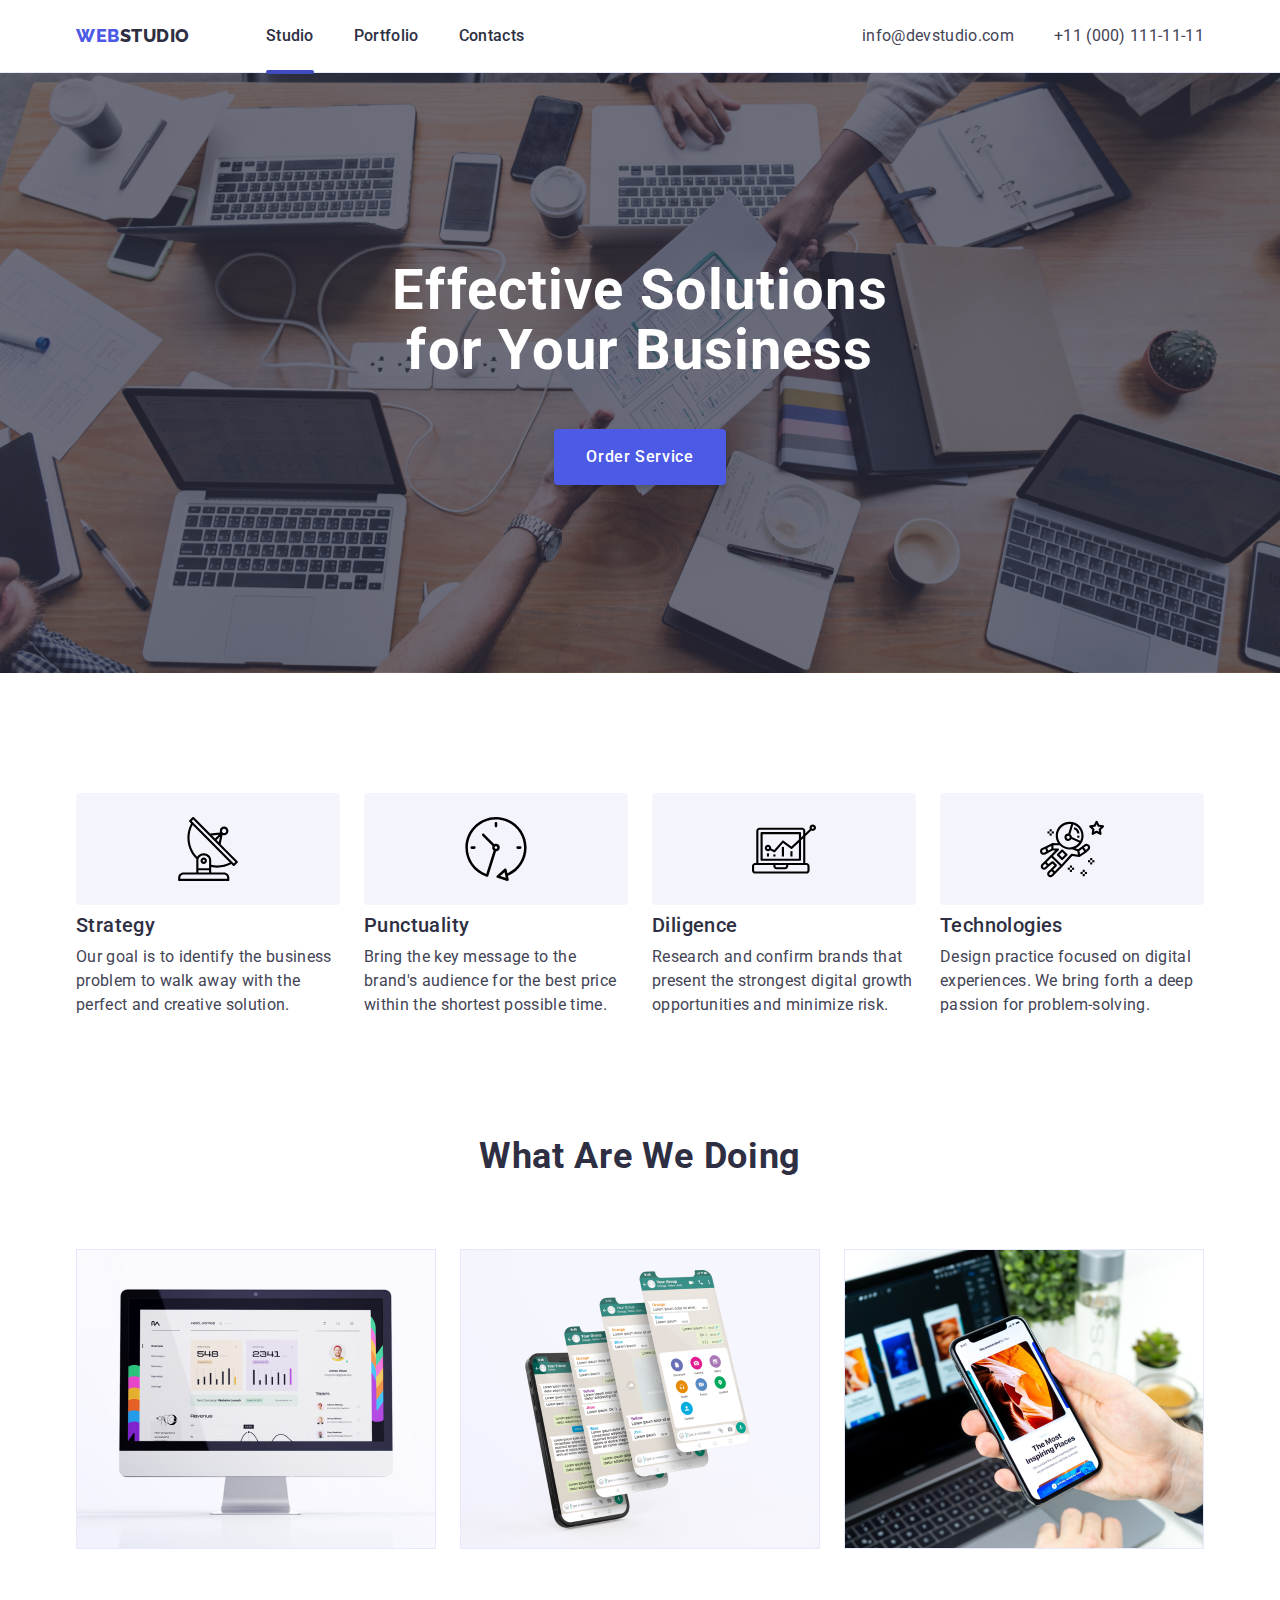
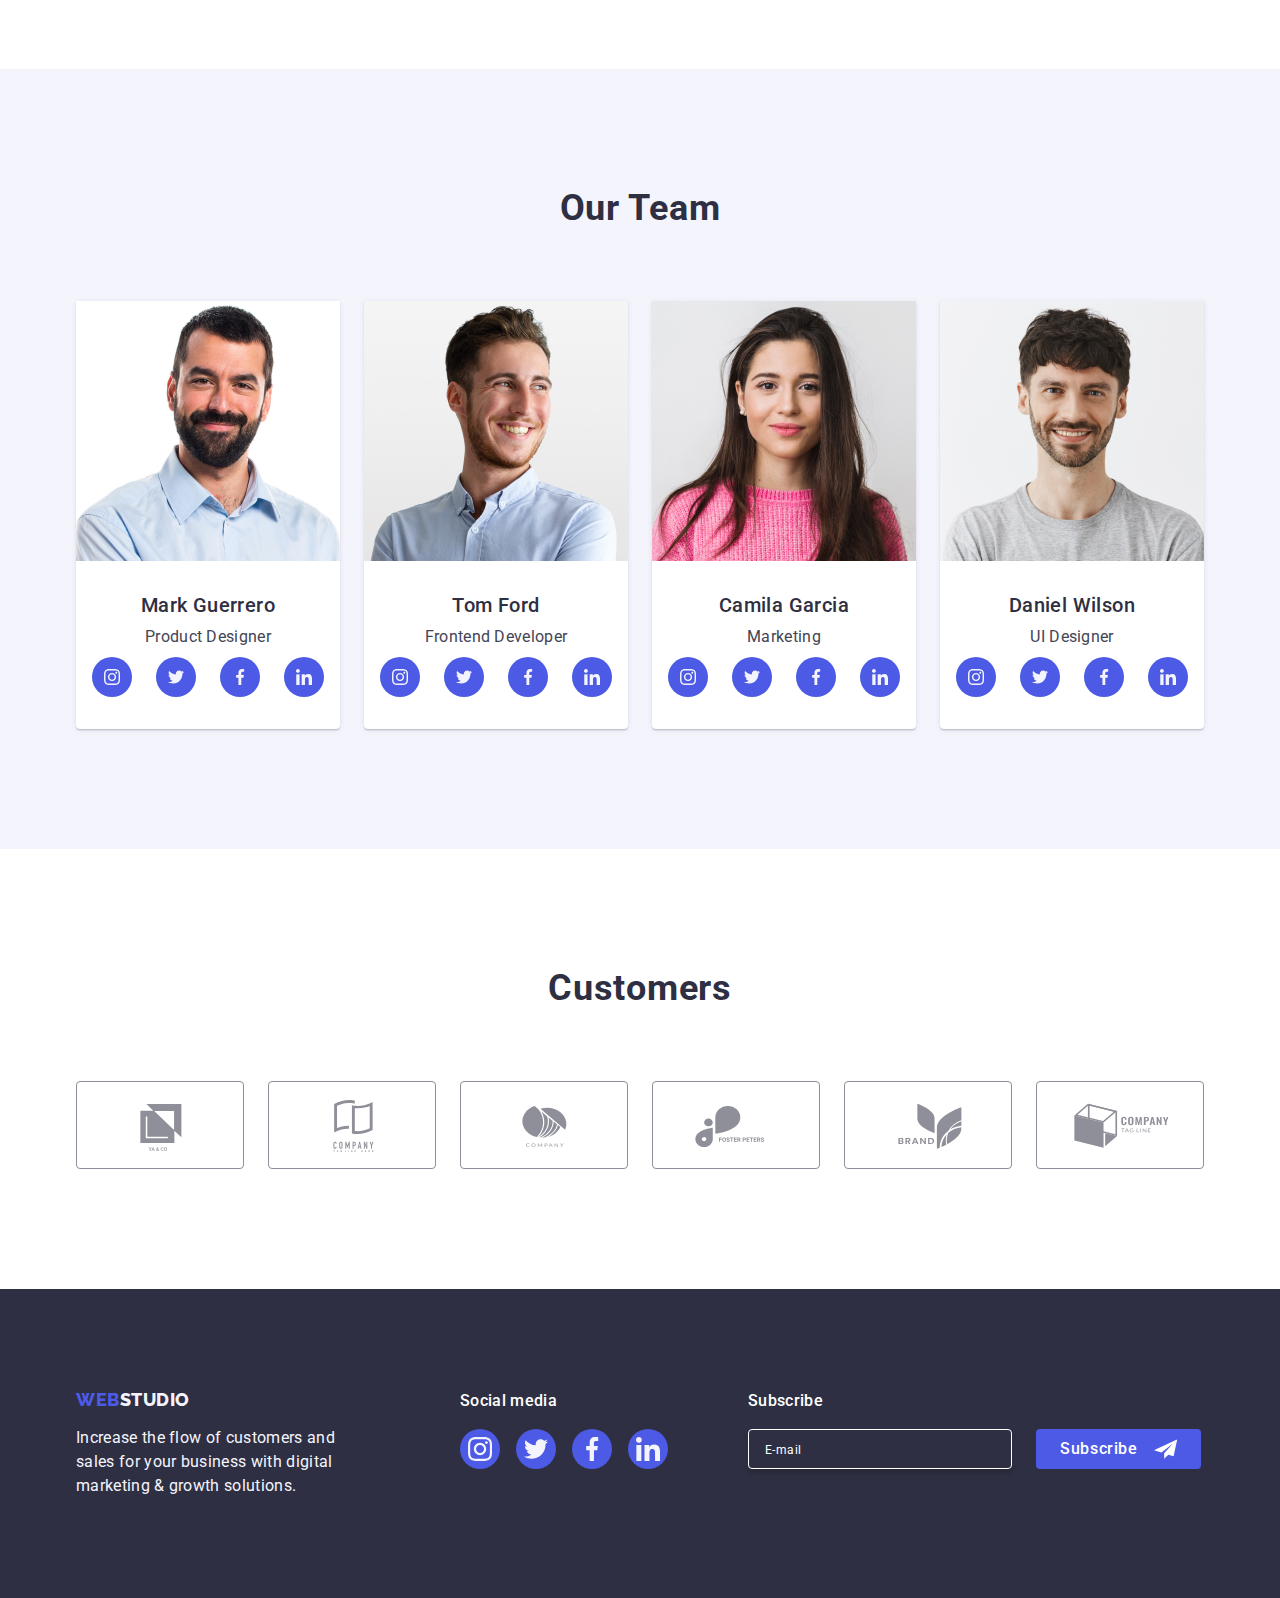
<file: index.html>
<!DOCTYPE html>
<html lang="en">
  <head>
    <meta charset="UTF-8" />
    <meta http-equiv="X-UA-Compatible" content="IE=edge" />
    <meta name="viewport" content="width=device-width, initial-scale=1.0" />
    <title>WEBSTUDIO</title>
    <link rel="preconnect" href="https://fonts.googleapis.com" />
    <link rel="preconnect" href="https://fonts.gstatic.com" crossorigin />
    <link
      href="https://fonts.googleapis.com/css2?family=Raleway:wght@800&family=Roboto:wght@400;500;700&display=swap"
      rel="stylesheet"
    />
    <link
      rel="stylesheet"
      href="https://cdn.jsdelivr.net/npm/modern-normalize@2.0.0/modern-normalize.min.css"
    />
    <link rel="stylesheet" href="./css/styles.css" />
  </head>
  <body>
    <!------------------Header------------------------------->
    <header class="header">
      <div class="header-container container">
        <nav class="header-nav">
          <a class="logo link" href="./index.html">
            Web<span class="header-logo-color">Studio</span>
          </a>
          <ul class="header-nav-list list">
            <li class="header-nav-item">
              <a class="header-nav-link link active" href="./index.html"
                >Studio</a
              >
            </li>
            <li class="header-nav-item">
              <a class="header-nav-link link" href="./portfolio.html"
                >Portfolio</a
              >
            </li>
            <li class="header-nav-item">
              <a class="header-nav-link link" href="">Contacts</a>
            </li>
          </ul>
        </nav>
        <address class="adress">
          <ul class="contact-list list">
            <li class="contact-item">
              <a class="contact-link link" href="mailto:info@devstudio.com"
                >info@devstudio.com
              </a>
            </li>
            <li class="contact-item">
              <a class="contact-link link" href="tel:+11(000)1111111"
                >+11 (000) 111-11-11</a
              >
            </li>
          </ul>
        </address>
      </div>
    </header>
    <main>
      <!--------------------- Hero  ----------------------->
      <section class="hero">
        <div class="container">
          <h1 class="hero-title">Effective Solutions for Your Business</h1>
          <button class="modal-btn" data-modal-open type="button">
            Order Service
          </button>
        </div>
      </section>
      <!----------------- company philosophy ------------->
      <section class="features">
        <div class="container">
          <h2 class="features-title visualli-hidden">Company philosophy</h2>
          <ul class="features-list list">
            <li class="features-list-item">
              <div class="features-icon-container">
                <svg class="features-icon" width="64" height="64">
                  <use href="./images/sprite.svg#icon-antenna-1"></use>
                </svg>
              </div>
              <h3 class="features-list-title">Strategy</h3>
              <p class="features-list-description">
                Our goal is to identify the business problem to walk away with
                the perfect and creative solution.
              </p>
            </li>
            <li class="features-list-item">
              <div class="features-icon-container">
                <svg class="features-icon" width="64" height="64">
                  <use href="./images/sprite.svg#icon-clock"></use>
                </svg>
              </div>
              <h3 class="features-list-title">Punctuality</h3>
              <p class="features-list-description">
                Bring the key message to the brand's audience for the best price
                within the shortest possible time.
              </p>
            </li>
            <li class="features-list-item">
              <div class="features-icon-container">
                <svg class="features-icon" width="64" height="64">
                  <use href="./images/sprite.svg#icon-diagram"></use>
                </svg>
              </div>
              <h3 class="features-list-title">Diligence</h3>
              <p class="features-list-description">
                Research and confirm brands that present the strongest digital
                growth opportunities and minimize risk.
              </p>
            </li>
            <li class="features-list-item">
              <div class="features-icon-container">
                <svg class="features-icon" width="64" height="64">
                  <use href="./images/sprite.svg#icon-astronaut"></use>
                </svg>
              </div>
              <h3 class="features-list-title">Technologies</h3>
              <p class="features-list-description">
                Design practice focused on digital experiences. We bring forth a
                deep passion for problem-solving.
              </p>
            </li>
          </ul>
        </div>
      </section>
      <!------------------ Areas of work ---------------------->
      <section class="projects">
        <div class="container">
          <h2 class="projects-title">What are we doing</h2>
          <ul class="projects-list list">
            <li class="projects-list-item">
              <img
                class="projects-list-img"
                src="./images/areas-of-work/image1.jpg"
                alt="web apps on your computer"
                width="360"
                height="300"
              />
            </li>
            <li class="projects-list-item">
              <img
                class="projects-list-img"
                src="./images/areas-of-work/image2.jpg"
                alt="web apps on your phone"
                width="360"
                height="300"
              />
            </li>
            <li class="projects-list-item">
              <img
                class="projects-list-img"
                src="./images/areas-of-work/image3.jpg"
                alt="responsive web applications"
                width="360"
                height="300"
              />
            </li>
          </ul>
        </div>
      </section>
      <!------------------- team ----------------------->
      <section class="team">
        <div class="container">
          <h2 class="team-title">Our Team</h2>
          <ul class="team-list list">
            <li class="team-list-item">
              <img
                class="team-list-img"
                src="./images/team/mark_guerrero.jpg"
                x
                alt="man"
                width="264"
                height="260"
              />
              <div class="card-team-content">
                <h3 class="team-list-title">Mark Guerrero</h3>
                <p class="team-list-profession">Product Designer</p>
                <ul class="social-list list">
                  <li class="social-icon-item">
                    <a class="social-icon-link link" href="">
                      <svg class="social-icon-list" width="16px" height="16px">
                        <use href="./images/sprite.svg#icon-instagram"></use>
                      </svg>
                    </a>
                  </li>
                  <li class="social-icon-item">
                    <a class="social-icon-link link" href="">
                      <svg class="social-icon-list" width="16px" height="16px">
                        <use href="./images/sprite.svg#icon-twitter"></use>
                      </svg>
                    </a>
                  </li>
                  <li class="social-icon-item">
                    <a class="social-icon-link link" href="">
                      <svg class="social-icon-list" width="16px" height="16px">
                        <use href="./images/sprite.svg#icon-facebook"></use>
                      </svg>
                    </a>
                  </li>
                  <li class="social-icon-item">
                    <a class="social-icon-link link" href="">
                      <svg class="social-icon-list" width="16px" height="16px">
                        <use href="./images/sprite.svg#icon-linkedin"></use>
                      </svg>
                    </a>
                  </li>
                </ul>
              </div>
            </li>
            <li class="team-list-item">
              <img
                class="team-list-img"
                src="./images/team/tom_ford.jpg"
                alt="man"
                width="264"
                height="260"
              />
              <div class="card-team-content">
                <h3 class="team-list-title">Tom Ford</h3>
                <p class="team-list-profession">Frontend Developer</p>
                <ul class="social-list list">
                  <li class="social-icon-item">
                    <a class="social-icon-link link" href="">
                      <svg class="social-icon-list" width="16px" height="16px">
                        <use href="./images/sprite.svg#icon-instagram"></use>
                      </svg>
                    </a>
                  </li>
                  <li class="social-icon-item">
                    <a class="social-icon-link link" href="">
                      <svg class="social-icon-list" width="16px" height="16px">
                        <use href="./images/sprite.svg#icon-twitter"></use>
                      </svg>
                    </a>
                  </li>
                  <li class="social-icon-item">
                    <a class="social-icon-link link" href="">
                      <svg class="social-icon-list" width="16px" height="16px">
                        <use href="./images/sprite.svg#icon-facebook"></use>
                      </svg>
                    </a>
                  </li>
                  <li class="social-icon-item">
                    <a class="social-icon-link link" href="">
                      <svg class="social-icon-list" width="16px" height="16px">
                        <use href="./images/sprite.svg#icon-linkedin"></use>
                      </svg>
                    </a>
                  </li>
                </ul>
              </div>
            </li>
            <li class="team-list-item">
              <img
                class="team-list-img"
                src="./images/team/camila_garcia.jpg"
                alt="woman"
                width="264"
                height="260"
              />
              <div class="card-team-content">
                <h3 class="team-list-title">Camila Garcia</h3>
                <p class="team-list-profession">Marketing</p>
                <ul class="social-list list">
                  <li class="social-icon-item">
                    <a class="social-icon-link link" href="">
                      <svg class="social-icon-list" width="16px" height="16px">
                        <use href="./images/sprite.svg#icon-instagram"></use>
                      </svg>
                    </a>
                  </li>
                  <li class="social-icon-item">
                    <a class="social-icon-link link" href="">
                      <svg class="social-icon-list" width="16px" height="16px">
                        <use href="./images/sprite.svg#icon-twitter"></use>
                      </svg>
                    </a>
                  </li>
                  <li class="social-icon-item">
                    <a class="social-icon-link link" href="">
                      <svg class="social-icon-list" width="16px" height="16px">
                        <use href="./images/sprite.svg#icon-facebook"></use>
                      </svg>
                    </a>
                  </li>
                  <li class="social-icon-item">
                    <a class="social-icon-link link" href="">
                      <svg class="social-icon-list" width="16px" height="16px">
                        <use href="./images/sprite.svg#icon-linkedin"></use>
                      </svg>
                    </a>
                  </li>
                </ul>
              </div>
            </li>
            <li class="team-list-item">
              <img
                class="team-list-img"
                src="./images/team/daniel_wilson.jpg"
                alt="man"
                width="264"
                height="260"
              />
              <div class="card-team-content">
                <h3 class="team-list-title">Daniel Wilson</h3>
                <p class="team-list-profession">UI Designer</p>
                <ul class="social-list list">
                  <li class="social-icon-item">
                    <a class="social-icon-link link" href="">
                      <svg class="social-icon-list" width="16px" height="16px">
                        <use href="./images/sprite.svg#icon-instagram"></use>
                      </svg>
                    </a>
                  </li>
                  <li class="social-icon-item">
                    <a class="social-icon-link link" href="">
                      <svg class="social-icon-list" width="16px" height="16px">
                        <use href="./images/sprite.svg#icon-twitter"></use>
                      </svg>
                    </a>
                  </li>
                  <li class="social-icon-item">
                    <a class="social-icon-link link" href="">
                      <svg class="social-icon-list" width="16px" height="16px">
                        <use href="./images/sprite.svg#icon-facebook"></use>
                      </svg>
                    </a>
                  </li>
                  <li class="social-icon-item">
                    <a class="social-icon-link link" href="">
                      <svg class="social-icon-list" width="16px" height="16px">
                        <use href="./images/sprite.svg#icon-linkedin"></use>
                      </svg>
                    </a>
                  </li>
                </ul>
              </div>
            </li>
          </ul>
        </div>
      </section>
      <!---------------------- Customers ------------------------->
      <section class="Customers">
        <div class="container">
          <h2 class="Customers-title">Customers</h2>
          <ul class="Customers-list list">
            <li class="Customers-list-item">
              <a class="Customers-link link" href="">
                <svg class="Customers-list-icon" width="104" height="56">
                  <use href="./images/sprite.svg#icon-Logo"></use>
                </svg>
              </a>
            </li>
            <li class="Customers-list-item">
              <a class="Customers-link link" href="">
                <svg class="Customers-list-icon" width="104" height="56">
                  <use href="./images/sprite.svg#icon-Logo-1"></use>
                </svg>
              </a>
            </li>
            <li class="Customers-list-item">
              <a class="Customers-link link" href="">
                <svg class="Customers-list-icon" width="104" height="56">
                  <use href="./images/sprite.svg#icon-Logo-2"></use>
                </svg>
              </a>
            </li>
            <li class="Customers-list-item">
              <a class="Customers-link link" href="">
                <svg class="Customers-list-icon" width="104" height="56">
                  <use href="./images/sprite.svg#icon-Logo-3"></use>
                </svg>
              </a>
            </li>
            <li class="Customers-list-item">
              <a class="Customers-link link" href="">
                <svg class="Customers-list-icon" width="104" height="56">
                  <use href="./images/sprite.svg#icon-Logo-4"></use>
                </svg>
              </a>
            </li>
            <li class="Customers-list-item">
              <a class="Customers-link link" href="">
                <svg class="Customers-list-icon" width="104" height="56">
                  <use href="./images/sprite.svg#icon-Logo-5"></use>
                </svg>
              </a>
            </li>
          </ul>
        </div>
      </section>
    </main>
    <!------------------------ footer --------------------------->
    <footer class="footer">
      <div class="footer-container container">
        <div class="footer-info">
          <a class="logo-footer link" href="./index.html">
            Web<span class="footer-logo-color">Studio</span></a
          >
          <p class="footer-description">
            Increase the flow of customers and sales for your business with
            digital marketing & growth solutions.
          </p>
        </div>
        <div class="social-media">
          <p class="social-media-title">Social media</p>
          <ul class="footer-list list">
            <li class="footer-list-item">
              <a class="footer-list-link link" href="">
                <svg class="footer-list-icon" width="24" height="24">
                  <use href="./images/sprite.svg#icon-instagram-2"></use>
                </svg>
              </a>
            </li>
            <li class="footer-list-item">
              <a class="footer-list-link link" href="">
                <svg class="footer-list-icon" width="24" height="24">
                  <use href="./images/sprite.svg#icon-twitter-1"></use>
                </svg>
              </a>
            </li>
            <li class="footer-list-item">
              <a class="footer-list-link link" href="">
                <svg class="footer-list-icon" width="24" height="24">
                  <use href="./images/sprite.svg#icon-facebook-1"></use>
                </svg>
              </a>
            </li>
            <li class="footer-list-item">
              <a class="footer-list-link link" href="">
                <svg class="footer-list-icon" width="24" height="24">
                  <use href="./images/sprite.svg#icon-linkedin-1"></use>
                </svg>
              </a>
            </li>
          </ul>
        </div>
        <div class="footer-form-wrapper">
          <p class="footer-form-description">Subscribe</p>
          <form class="footer-form">
            <input
              name="user-email"
              type="email"
              required
              placeholder="E-mail"
              class="footer-form-input"
            />
            <button type="submit" class="footer-form-btn">
              <span class="footer-form-btn-description">Subscribe</span>
              <svg class="footer-form-btn-icon" width="24" height="24">
                <use href="./images/sprite.svg#footer-btn-icon"></use>
              </svg>
            </button>
          </form>
        </div>
      </div>
    </footer>
    <!-- /* ===================Modal Window=========== */ -->
    <div class="backdrop is-hidden" data-modal>
      <div class="modal-window">
        <button class="modal-close-btn" type="button" data-modal-close>
          <svg class="modal-close-icon" width="8" height="8">
            <use href="./images/sprite.svg#icon-close"></use>
          </svg>
        </button>

        <!-- /* ===================Modal Form============= */ -->

        <p class="modal-form-name">
          Leave your contacts and we will call you back
        </p>
        <form class="modal-form" name="modal_form">
          <label for="modal_name" class="modal-form-field">
            <span class="modal-form-inp-desc">Name</span>
          </label>
          <div class="form-wrapper">
            <input
              id="modal_name"
              name="user_name"
              type="text"
              class="modal-form-input"
              pattern="[a-zA-Zа-яА-ЯіІїЇ]+"
              required
              minlength="2"
            />
            <svg class="modal-form-icon" width="18" height="18">
              <use href="./images/sprite.svg#icon-person-black"></use>
            </svg>
          </div>

          <label for="modal_phone" class="modal-form-field">
            <span class="modal-form-inp-desc">Phone</span>
          </label>
          <div class="form-wrapper">
            <input
              id="modal_phone"
              name="user_phone"
              type="tel"
              class="modal-form-input"
              required
              pattern="[0-9]{3}-[0-9]{3}-[0-9]{2}-[0-9]{2}"
              title="xxx-xxx-xx-xx"
            />
            <svg class="modal-form-icon" width="18" height="24">
              <use href="./images/sprite.svg#icon-phone-black"></use>
            </svg>
          </div>

          <label for="modal_email" class="modal-form-field">
            <span class="modal-form-inp-desc">Email</span>
          </label>
          <div class="form-wrapper">
            <input
              id="modal_email"
              name="User_Email"
              type="email"
              class="modal-form-input"
              required
            />
            <svg class="modal-form-icon" width="18" height="24">
              <use href="./images/sprite.svg#icon-email-black"></use>
            </svg>
          </div>

          <label for="modal_comment" class="modal-form-field">
            <span class="modal-form-inp-desc">Comment</span>
          </label>
          <textarea
            id="modal_comment"
            name="User_massage"
            class="modal-form-massage"
            placeholder="Text input"
          ></textarea>

          <label for="user-policy" class="modal-form-check-description">
            <input
              id="user-policy"
              type="checkbox"
              name="user-policy"
              class="modal-form-check visualli-hidden"
            />
            <svg class="form-custom-check" width="16" height="16">
              <use
                class="unchecked"
                href="./images/sprite.svg#icon-unchecked"
              ></use>
              <use
                class="checked"
                href="./images/sprite.svg#icon-checked"
              ></use>
            </svg>
            <span
              >I accept the terms and conditions of the
              <a
                class="modal-form-link-policy"
                href=""
                target="_blank"
                rel="noopener noreferrer"
              >
                Privacy Policy
              </a>
            </span>
          </label>

          <button class="modal-btn" type="submit">Send</button>
        </form>
      </div>
    </div>
    <script src="./js/modal.js"></script>
  </body>
</html>
<!-- /* ===================Modal Form==================== */ -->
</file>
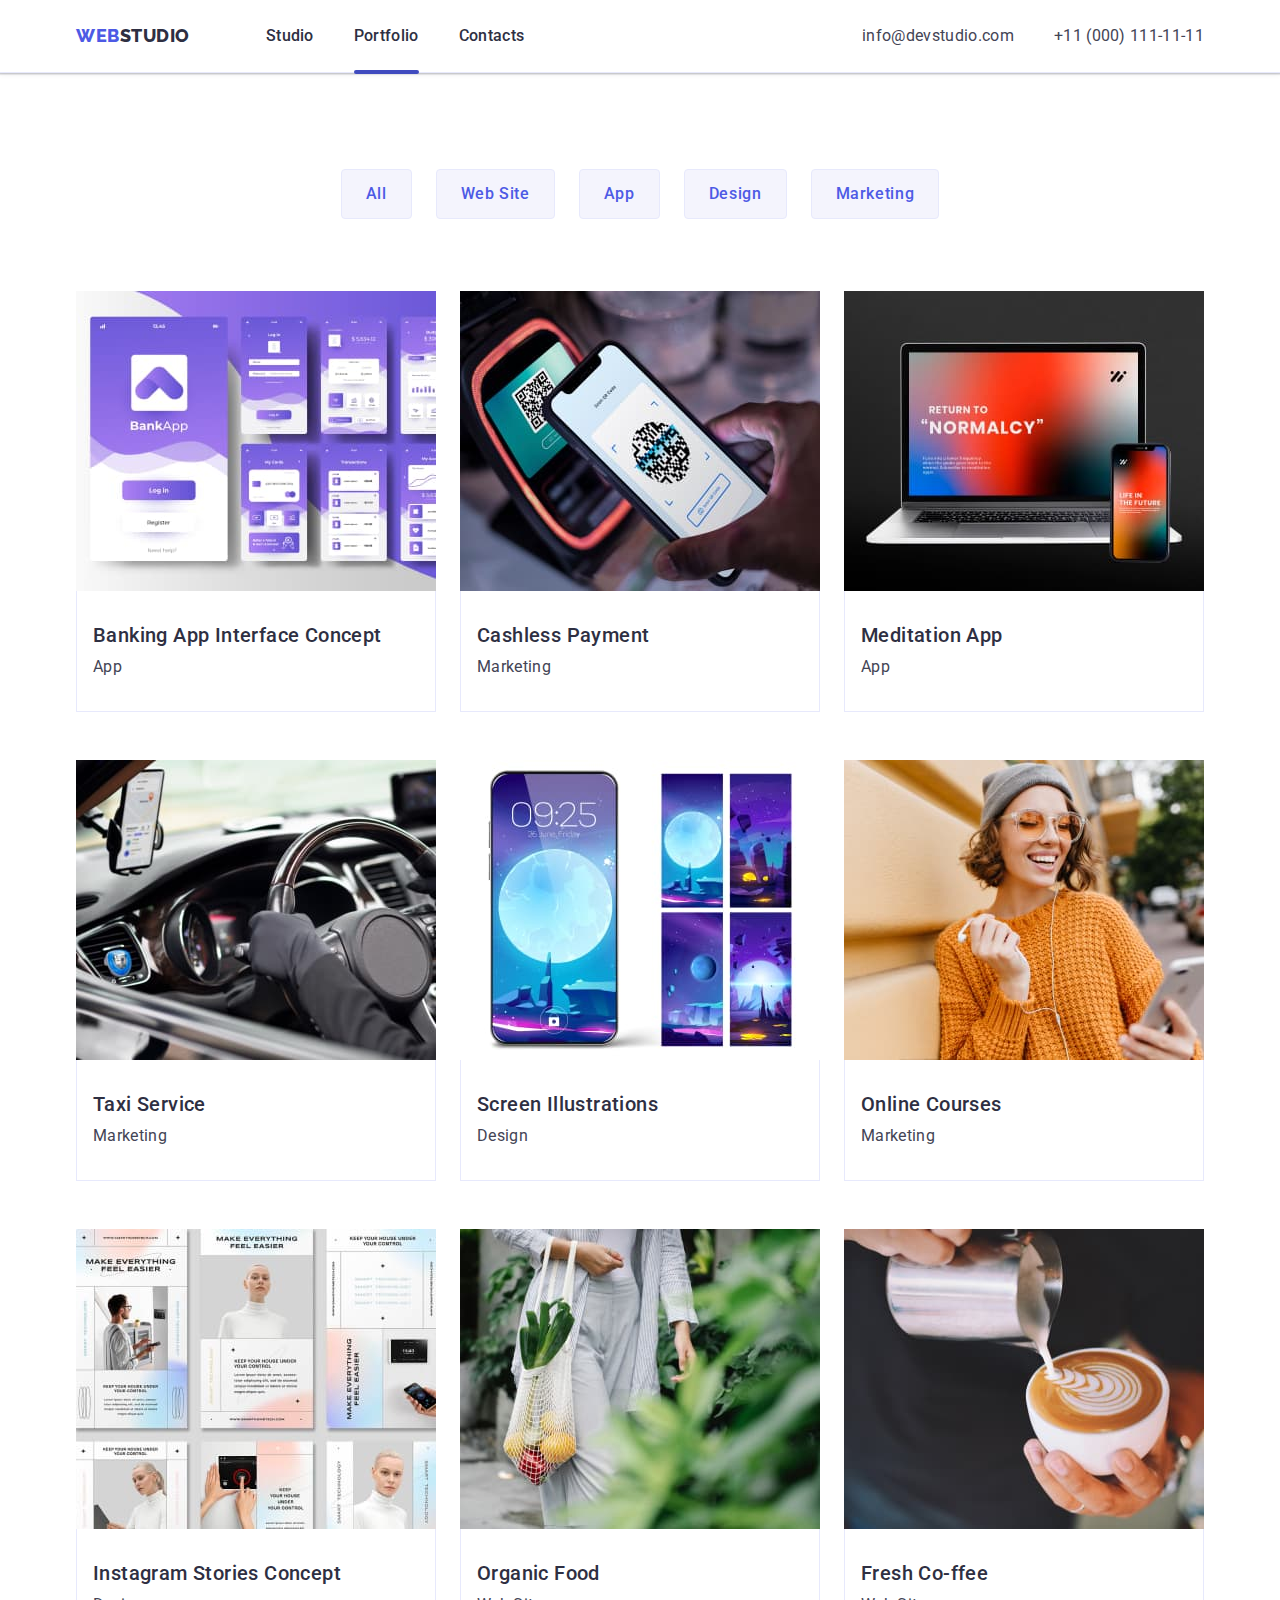
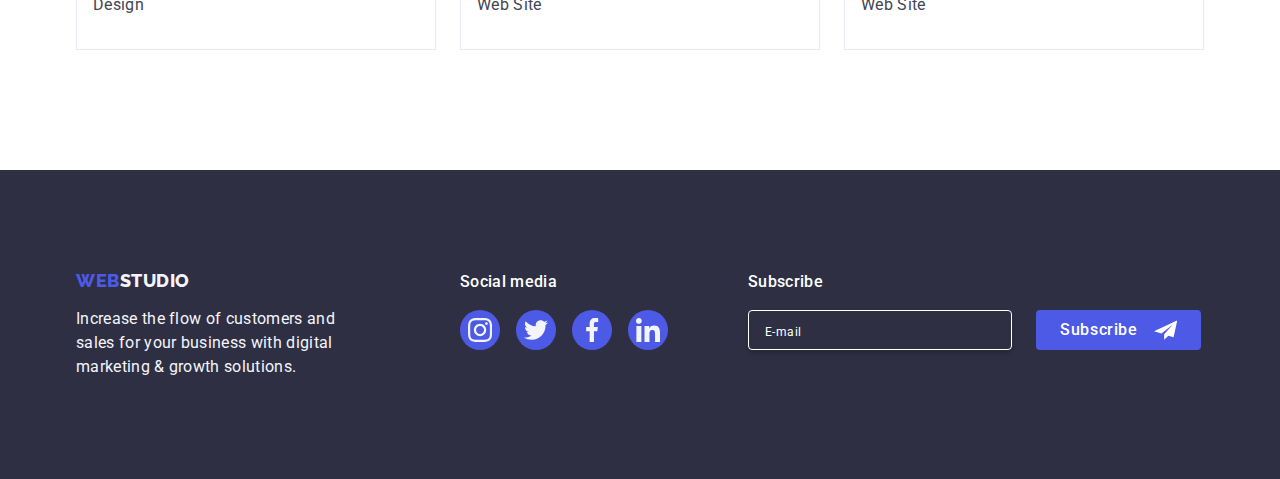
<file: portfolio.html>
<!DOCTYPE html>
<html lang="en">
  <head>
    <meta charset="UTF-8" />
    <meta http-equiv="X-UA-Compatible" content="IE=edge" />
    <meta name="viewport" content="width=device-width, initial-scale=1.0" />
    <title>Portfolio</title>
    <link rel="preconnect" href="https://fonts.googleapis.com" />
    <link rel="preconnect" href="https://fonts.gstatic.com" crossorigin />
    <link
      href="https://fonts.googleapis.com/css2?family=Raleway:wght@800&family=Roboto:wght@400;500;700&display=swap"
      rel="stylesheet"
    />
    <link
      rel="stylesheet"
      href="https://cdn.jsdelivr.net/npm/modern-normalize@2.0.0/modern-normalize.min.css"
    />
    <link rel="stylesheet" href="./css/styles.css" />
  </head>
  <body>
    <!--------------------Header----------------------------- -->
    <header class="header">
      <div class="header-container container">
        <nav class="header-nav">
          <a class="logo link" href="./index.html">
            Web<span class="header-logo-color">Studio</span>
          </a>
          <ul class="header-nav-list list">
            <li class="header-nav-item">
              <a class="header-nav-link link" href="./index.html">Studio</a>
            </li>
            <li class="header-nav-item">
              <a class="header-nav-link link active" href="./portfolio.html"
                >Portfolio</a
              >
            </li>
            <li class="header-nav-item">
              <a class="header-nav-link link" href="">Contacts</a>
            </li>
          </ul>
        </nav>
        <address class="adress">
          <ul class="contact-list list">
            <li class="contact-item">
              <a class="contact-link link" href="mailto:info@devstudio.com"
                >info@devstudio.com
              </a>
            </li>
            <li class="contact-item">
              <a class="contact-link link" href="tel:+11(000)1111111"
                >+11 (000) 111-11-11</a
              >
            </li>
          </ul>
        </address>
      </div>
    </header>
    <main>
      <!--------------------- Clients -------------------------->
      <section class="clients">
        <div class="container">
          <h1 class="clients-title" hidden>our clients</h1>
          <ul class="clients-filter-list list">
            <li class="clients-filter-item">
              <button class="clients-filter-btn" type="button">All</button>
            </li>
            <li class="clients-filter-item">
              <button class="clients-filter-btn" type="button">Web Site</button>
            </li>
            <li class="clients-filter-item">
              <button class="clients-filter-btn" type="button">App</button>
            </li>
            <li class="clients-filter-item">
              <button class="clients-filter-btn" type="button">Design</button>
            </li>
            <li class="clients-filter-item">
              <button class="clients-filter-btn" type="button">
                Marketing
              </button>
            </li>
          </ul>
          <ul class="clients-list list">
            <li class="clients-list-item">
              <a class="clients-list-link link" href="">
                <div class="clients-list-overlay">
                  <img
                    class="clients-list-img"
                    src="./images/our-clients/banking-app-interface-concept.jpg"
                    alt="Banking App Interface Concept"
                    width="360"
                    height="300"
                  />
                  <p class="overlay">
                    14 Stylish and User-Friendly App Design Concepts · Task
                    Manager App · Calorie Tracker App · Exotic Fruit Ecommerce
                    App · Cloud Storage App
                  </p>
                </div>
                <div class="client-card-content">
                  <h2 class="clients-filter-title">
                    Banking App Interface Concept
                  </h2>
                  <p class="clients-filter-description">App</p>
                </div>
              </a>
            </li>
            <li>
              <a class="clients-list-link link" href="">
                <div class="clients-list-overlay">
                  <img
                    class="clients-list-img"
                    src="./images/our-clients/cashless-payment.jpg"
                    alt="Cashless Payment"
                    width="360"
                    height="300"
                  />
                  <p class="overlay">
                    14 Stylish and User-Friendly App Design Concepts · Task
                    Manager App · Calorie Tracker App · Exotic Fruit Ecommerce
                    App · Cloud Storage App
                  </p>
                </div>
                <div class="client-card-content">
                  <h2 class="clients-filter-title">Cashless Payment</h2>
                  <p class="clients-filter-description">Marketing</p>
                </div>
              </a>
            </li>
            <li>
              <a class="clients-list-link link" href="">
                <div class="clients-list-overlay">
                  <img
                    class="clients-list-img"
                    src="./images/our-clients/meditation-app.jpg"
                    alt="Meditation App"
                    width="360"
                    height="300"
                  />
                  <p class="overlay">
                    14 Stylish and User-Friendly App Design Concepts · Task
                    Manager App · Calorie Tracker App · Exotic Fruit Ecommerce
                    App · Cloud Storage App
                  </p>
                </div>
                <div class="client-card-content">
                  <h2 class="clients-filter-title">Meditation App</h2>
                  <p class="clients-filter-description">App</p>
                </div>
              </a>
            </li>
            <li>
              <a class="clients-list-link link" href="">
                <div class="clients-list-overlay">
                  <img
                    class="clients-list-img"
                    src="./images/our-clients/taxi-service.jpg"
                    alt="Taxi Service"
                    width="360"
                    height="300"
                  />
                  <p class="overlay">
                    14 Stylish and User-Friendly App Design Concepts · Task
                    Manager App · Calorie Tracker App · Exotic Fruit Ecommerce
                    App · Cloud Storage App
                  </p>
                </div>
                <div class="client-card-content">
                  <h2 class="clients-filter-title">Taxi Service</h2>
                  <p class="clients-filter-description">Marketing</p>
                </div>
              </a>
            </li>
            <li>
              <a class="clients-list-link link" href="">
                <div class="clients-list-overlay">
                  <img
                    class="clients-list-img"
                    src="./images/our-clients/screen-illustrations.jpg"
                    alt="Screen Illustrations"
                    width="360"
                    height="300"
                  />
                  <p class="overlay">
                    14 Stylish and User-Friendly App Design Concepts · Task
                    Manager App · Calorie Tracker App · Exotic Fruit Ecommerce
                    App · Cloud Storage App
                  </p>
                </div>
                <div class="client-card-content">
                  <h2 class="clients-filter-title">Screen Illustrations</h2>
                  <p class="clients-filter-description">Design</p>
                </div>
              </a>
            </li>
            <li>
              <a class="clients-list-link link" href="">
                <div class="clients-list-overlay">
                  <img
                    class="clients-list-img"
                    src="./images/our-clients/online-courses.jpg"
                    alt="Online Courses"
                    width="360"
                    height="300"
                  />
                  <p class="overlay">
                    14 Stylish and User-Friendly App Design Concepts · Task
                    Manager App · Calorie Tracker App · Exotic Fruit Ecommerce
                    App · Cloud Storage App
                  </p>
                </div>
                <div class="client-card-content">
                  <h2 class="clients-filter-title">Online Courses</h2>
                  <p class="clients-filter-description">Marketing</p>
                </div>
              </a>
            </li>
            <li>
              <a class="clients-list-link link" href="">
                <div class="clients-list-overlay">
                  <img
                    class="clients-list-img"
                    src="./images/our-clients/instagram-stories.jpg"
                    alt="Instagram Stories Concept"
                    width="360"
                    height="300"
                  />
                  <p class="overlay">
                    14 Stylish and User-Friendly App Design Concepts · Task
                    Manager App · Calorie Tracker App · Exotic Fruit Ecommerce
                    App · Cloud Storage App
                  </p>
                </div>
                <div class="client-card-content">
                  <h2 class="clients-filter-title">
                    Instagram Stories Concept
                  </h2>
                  <p class="clients-filter-description">Design</p>
                </div>
              </a>
            </li>
            <li>
              <a class="clients-list-link link" href="">
                <div class="clients-list-overlay">
                  <img
                    class="clients-list-img"
                    src="./images/our-clients/organic-food.jpg"
                    alt="Organic Food"
                    width="360"
                    height="300"
                  />
                  <p class="overlay">
                    14 Stylish and User-Friendly App Design Concepts · Task
                    Manager App · Calorie Tracker App · Exotic Fruit Ecommerce
                    App · Cloud Storage App
                  </p>
                </div>
                <div class="client-card-content">
                  <h2 class="clients-filter-title">Organic Food</h2>
                  <p class="clients-filter-description">Web Site</p>
                </div>
              </a>
            </li>
            <li>
              <a class="clients-list-link link" href="">
                <div class="clients-list-overlay">
                  <img
                    class="clients-list-img"
                    src="./images/our-clients/fresh-coffee.jpg"
                    alt="Fresh Co-ffee"
                    width="360"
                    height="300"
                  />
                  <p class="overlay">
                    14 Stylish and User-Friendly App Design Concepts · Task
                    Manager App · Calorie Tracker App · Exotic Fruit Ecommerce
                    App · Cloud Storage App
                  </p>
                </div>
                <div class="client-card-content">
                  <h2 class="clients-filter-title">Fresh Co-ffee</h2>
                  <p class="clients-filter-description">Web Site</p>
                </div>
              </a>
            </li>
          </ul>
        </div>
      </section>
    </main>
    <!------------------------ Footer ------------------------->
    <footer class="footer">
      <div class="footer-container container">
        <div class="footer-info">
          <a class="logo-footer link" href="./index.html">
            Web<span class="footer-logo-color">Studio</span></a
          >
          <p class="footer-description">
            Increase the flow of customers and sales for your business with
            digital marketing & growth solutions.
          </p>
        </div>
        <div class="social-media">
          <p class="social-media-title">Social media</p>
          <ul class="footer-list list">
            <li class="footer-list-item">
              <a class="footer-list-link link" href="">
                <svg class="footer-list-icon" width="24" height="24">
                  <use href="./images/sprite.svg#icon-instagram-2"></use>
                </svg>
              </a>
            </li>
            <li class="footer-list-item">
              <a class="footer-list-link link" href="">
                <svg class="footer-list-icon" width="24" height="24">
                  <use href="./images/sprite.svg#icon-twitter-1"></use>
                </svg>
              </a>
            </li>
            <li class="footer-list-item">
              <a class="footer-list-link link" href="">
                <svg class="footer-list-icon" width="24" height="24">
                  <use href="./images/sprite.svg#icon-facebook-1"></use>
                </svg>
              </a>
            </li>
            <li class="footer-list-item">
              <a class="footer-list-link link" href="">
                <svg class="footer-list-icon" width="24" height="24">
                  <use href="./images/sprite.svg#icon-linkedin-1"></use>
                </svg>
              </a>
            </li>
          </ul>
        </div>
        <div class="footer-form-wrapper">
          <p class="footer-form-description">Subscribe</p>
          <form class="footer-form">
            <input
              name="user-email"
              type="email"
              required
              placeholder="E-mail"
              class="footer-form-input"
            />
            <button type="submit" class="footer-form-btn">
              <span class="footer-form-btn-description">Subscribe</span>
              <svg class="footer-form-btn-icon" width="24" height="24">
                <use href="./images/sprite.svg#footer-btn-icon"></use>
              </svg>
            </button>
          </form>
        </div>
      </div>
    </footer>
  </body>
</html>
</file>
<file: css/styles.css>
:root {
  --primary-font: 'Roboto', sans-serif;
  --secondary-font: 'Raleway', sans-serif;
  --primary-color: #434455;
  --secondary-color: #2e2f42;
}
h1,
h2,
h3,
h4,
p {
  margin-top: 0;
  margin-bottom: 0;
}
ul,
ol {
margin-top: 0;
margin-bottom: 0;
padding-left: 0;
}
img {
  display: block;
}
button {
  cursor: pointer;
}
.list {
  list-style: none;
}
.link {
  text-decoration: none;
}
.adress {
  font-style: normal;
}
body {
  font-family: var(--primary-font);
  color: var(--primary-color);
  background-color: #fff;
}

/*================= Components======================= */
.logo {
  color: #4d5ae5;
  font-size: 18px;
  font-family: var(--secondary-font);
  font-weight: 800;
  line-height: 1.17;
  letter-spacing: 0.54px;
  text-transform: uppercase;
  margin-right: 76px;
}

.header-logo-color {
  color: #2e2f42;
}
.container {
  width: 1158px;
  margin-left: auto;
  margin-right: auto;
  padding-left: 15px;
  padding-right: 15px;
}
.visualli-hidden { 
  position: absolute;
  width: 1px;
  height: 1px;
  margin: -1px;
  padding: 0%;
  overflow: hidden;
  border: 0;
  clip: rect(0 0 0 0);
}
/*================= Components======================= */
/* =================Header=========================== */
.header {
  border-bottom: 1px solid #E7E9FC;
  box-shadow: 0px 1px 6px 0px rgba(46, 47, 66, 0.08), 0px 1px 1px 0px rgba(46, 47, 66, 0.16), 0px 2px 1px 0px rgba(46, 47, 66, 0.08);
}
.header-container {
  display: flex;
  align-items: center;
  justify-content: space-between;
  }
.header-nav {
  display: flex;
  align-items: center;
  /* margin-right: auto; */
}
.header-nav-list {
  display: flex;
  align-items: center;
  gap: 40px;
}

.contact-list {
  display: flex;
  gap: 40px;
}

.header-nav-link {
  position: relative;
  padding-top: 24px;
  padding-bottom: 24px;
  font-size: 16px;
  font-weight: 500;
  line-height: 1.5;
  letter-spacing: 0.32px;
  color: #2e2f42;
  transition: color 250ms cubic-bezier(0.4, 0, 0.2, 1);
  display: block;
}

.header-nav-link:hover,
.header-nav-link:focus {
  color: #404bbf;
}

.header-nav-link::after {
  position: absolute;
  left: 0;
  bottom: -1.5px;
  display: block;
  content:"";
  height: 4px;
  width: 100%;
  border-radius: 2px;
  }

.header-nav-link.active::after {
  background-color: #404bbf;
}

.contact-link {
  padding-top: 24px;
  padding-bottom: 24px;
  font-size: 16px;
  line-height: 1.5;
  letter-spacing: 0.32px;
  color: var(--primary-color);
  transition: color 250ms cubic-bezier(0.4, 0, 0.2, 1);
}

.contact-link:hover,
.contact-link:focus {
  color: #404bbf;
}
/* ========================Header===================== */
/* ==========================Hero==================== */
.hero {
  padding-top: 188px;
  padding-bottom: 188px;
  background-color: #2e2f42;
  background-image: linear-gradient(rgba(46, 47, 66, 0.7), rgba(46, 47, 66, 0.7)), url(../images/hero/hero-img.jpg);
  max-width: 1440px;
  background-repeat: no-repeat;
  background-position: center;
  background-size: cover;
  margin-left: auto;
  margin-right: auto;
}
.hero-title {
  color: #fff;
  text-align: center;
  font-size: 56px;
  font-weight: 700;
  line-height: 1.07;
  letter-spacing: 1.12px;
  max-width: 496px;
  margin-left: auto;
  margin-right: auto;
  margin-bottom: 48px;
}
.modal-btn {
  padding: 16px 32px;
  border: none;
  display: block;
  margin-left: auto;
  margin-right: auto;
  box-shadow: 0px 4px 4px 0px rgba(0, 0, 0, 0.15);
  border-radius: 4px;
  font-family: var(--primary-font);
  font-size: 16px;
  font-weight: 500;
  line-height: 1.5;
  letter-spacing: 0.64px;
  color: #fff;
  background-color:#4D5AE5;
  min-width: 169px;
  height: 56px;
  transition: background-color 250ms cubic-bezier(0.4, 0, 0.2, 1);
}

.modal-btn:hover,
.modal-btn:focus {
  background-color: #404bbf;
}
/* ==========================Hero==================== */
/*====================company philosophy ===========*/
.features {
  padding-top: 120px;
  padding-bottom: 120px;
}
.features-list {
  display: flex;
  gap: 24px;
}
.features-list-item {
  flex-basis: calc((100% - 72px)/ 4);
}

.features-icon-container {
 display: flex;
 align-items: center;
 justify-content: center;
 height: 112px;
 background-color: #F4F4FD;
 border-radius: 4px;
 margin-bottom: 8px;
}

.features-list-title {
  color: var(--secondary-color);
  font-size: 20px;
  font-weight: 500;
  line-height: 1.2;
  letter-spacing: 0.4px;
  margin-bottom: 8px;
}
.features-list-description {
  /* width: 264px; */
  font-size: 16px;
  line-height: 1.5;
  letter-spacing: 0.32px;
}
/*====================company philosophy ===========*/
/* ===================Areas of work =================*/
.projects {
  padding-bottom: 120px;
}
.projects-title {
  margin-bottom: 72px;
  color: var(--secondary-color);
  text-align: center;
  font-size: 36px;
  font-weight: 700;
  line-height: 1.11;
  letter-spacing: 0.72px;
  text-transform: capitalize;
}
.projects-list {
  flex-wrap: wrap;
  display: flex;
  gap: 24px;
  flex-basis: calc((100% - 48px)/ 3);
}
/* ===================Areas of work =================*/
/* ===================Team===========================*/
.team {
  background-color: #f4f4fd;
  padding-top: 120px;
  padding-bottom: 120px;
}
.team-title {
  color: var(--secondary-color);
  text-align: center;
  font-size: 36px;
  font-weight: 700;
  line-height: 1.11;
  letter-spacing: 0.72px;
  text-transform: capitalize;
  margin-bottom: 72px;
}
.team-list {
  flex-wrap: wrap;
  display: flex;
  gap: 24px;
}
.team-list-item { 
  background-color: #fff;
  flex-basis: calc((100% - 72px)/ 4);
  border-radius: 0px 0px 4px 4px;
  box-shadow: 0px 2px 1px 0px rgba(46, 47, 66, 0.08), 0px 1px 1px 0px rgba(46, 47, 66, 0.16), 0px 1px 6px 0px rgba(46, 47, 66, 0.08);
}
.card-team-content {
  padding-top: 32px;
  padding-bottom: 32px;
  padding-left: 16px;
  padding-right: 16px;
}
.team-list-title {
  margin-bottom: 8px;
  text-align: center;
  color: var(--secondary-color);
  font-size: 20px;
  font-weight: 500;
  line-height: 1.2;
  letter-spacing: 0.4px;
}
.team-list-profession {
  text-align: center;
  font-size: 16px;
  line-height: 1.5;
  letter-spacing: 0.32px;
  color: var(--primary-color);
  margin-bottom: 8px;
}
.social-list {
 display: flex;
 justify-content: center;
 gap: 24px;
}
.social-icon-item {
  width: 40px;
  height: 40px;
}
.social-icon-link {
  width: 100%;
  height: 100%;
  background-color: #4D5AE5;
  border-radius: 50%;
  display: flex;
  align-items: center;
  justify-content: center;
  transition: background-color 250ms cubic-bezier(0.4, 0, 0.2, 1);
}
.social-icon-link:hover,
.social-icon-link:focus {
  background-color: #404bbf;
}
.social-icon-list {
 fill: #f4f4fd; 
}
/* ===================Team===========================*/
/*=================== Customers====================== */
.Customers {
  padding-top: 120px;
  padding-bottom: 120px;
}
.Customers-title {
color: var(--secondary-color);
text-align: center;
font-family: Roboto;
font-size: 36px;
font-style: normal;
font-weight: 700;
line-height: 1.11;
letter-spacing: 0.72px;
margin-bottom: 72px;
}
.Customers-list {
  display: flex;
  gap: 24px;
}
.Customers-list-item {
 flex-basis: calc((100% - 120px)/ 6);
 height: 88px;
}
.Customers-link {
  width: 100%;
  height: 100%;
  border-radius: 4px;
  border: 1px solid #8e8f99;
  display: flex;
  align-items: center;
  justify-content: center;
  color: #8E8F99;
  transition:  border-color 250ms cubic-bezier(0.4, 0, 0.2, 1), color 250ms cubic-bezier(0.4, 0, 0.2, 1);
}
.Customers-link:hover,
.Customers-link:focus {
  color: #404BBF;
  border-color: #404BBF;
}
.Customers-list-icon {
  fill: currentColor;
}
 
/* ===================Customers====================== */
/*====================== Clients======================= */
.clients {
  padding-top: 96px;
  padding-bottom: 120px;
}
.clients-filter-list {
  display: flex;
  justify-content: center;
  gap: 24px;
  margin-bottom: 72px;
}
.clients-filter-btn {
  padding-top: 12px;
  padding-bottom: 12px;
  padding-left: 24px;
  padding-right: 24px;
  border:  1px solid #e7e9fc;
  color: #4D5AE5;
  text-align: center;
  font-size: 16px;
  font-family: var(--primary-font)
  font-style: normal;
  font-weight: 500;
  line-height: 1.5;
  letter-spacing: 0.64px;
  background-color: #F4F4FD;
  border-radius: 4px;
  align-items: flex-start;

 transition: color 250ms cubic-bezier(0.4, 0, 0.2, 1), background-color 250ms cubic-bezier(0.4, 0, 0.2, 1), border-color 250ms cubic-bezier(0.4, 0, 0.2, 1), box-shadow 250ms cubic-bezier(0.4, 0, 0.2, 1);
} 

.clients-filter-btn:hover,
.clients-filter-btn:focus {
  box-shadow: 0px 2px 2px 0px rgba(0, 0, 0, 0.12), 0px 2px 1px 0px rgba(0, 0, 0, 0.08), 0px 3px 1px 0px rgba(0, 0, 0, 0.10);
}
.clients-list {
  display: flex;
  flex-wrap: wrap;
  column-gap: 24px;
  row-gap: 48px;
}
.clients-list-link {
  display: block;
  transition: box-shadow 250ms cubic-bezier(0.4, 0, 0.2, 1);
}
.clients-list-overlay {
  position: relative;
  overflow: hidden;
}
.overlay {
position: absolute;
top: 0;
font-size: 16px;
line-height: 1.5;
letter-spacing: 0.02em;
color: #f4f4fd;
padding: 40px 32px;
background-color: #4d5ae5;
height: 100%;
width: 100%;
transform: translateY(100%);
transition: transform 250ms cubic-bezier(0.4, 0, 0.2, 1);
}
.clients-list-link:hover .overlay,
.clients-list-link:focus .overlay {
  transform: translateY(0%);
}
 .clients-list-link:hover,
 .clients-list-link:focus {
  box-shadow: 0px 2px 1px 0px rgba(46, 47, 66, 0.08), 0px 1px 1px 0px rgba(46, 47, 66, 0.16), 0px 1px 6px 0px rgba(46, 47, 66, 0.08);
 
  /* transform: translateY(0%); */
  
}
.clients-list-item {
  flex-basis: calc((100% - 48px)/ 3);
}
.client-card-content {
  padding: 32px 16px;
  border: 1px solid #E7E9FC;
  border-top: none;
}
.clients-filter-btn:hover,
.clients-filter-btn:focus {
background-color:#404BBF;
color: #FFF ;
border: 1px solid transparent;
}
.clients-filter-title {
color: var(--secondary-color);
font-size: 20px;
font-weight: 500;
line-height: 1.2;
letter-spacing: 0.4px;
margin-bottom: 8px;
}
.clients-filter-description {
color: var(--primary-color);
font-size: 16px;
line-height: 1.5;
letter-spacing: 0.32px;
}

/* =====================Clients========================= */
/* ===================Footer========================== */
.footer {
  background-color: var(--secondary-color);
  padding-top: 100px;
  padding-bottom: 100px;
}
.footer-container {
  display: flex;
  align-items: baseline;
}
.footer-info {
  margin-right: 120px;
}
.logo-footer {
  display: inline-block;
  margin-bottom: 16px;
  color: #4d5ae5;
  font-size: 18px;
  font-family: var(--secondary-font);
  font-weight: 800;
  line-height: 1.17;
  letter-spacing: 0.54px;
  text-transform: uppercase;
}
.footer-logo-color {
  color: #f4f4fd;
}
.footer-description {
  max-width: 264px;
  color: #f4f4fd;
  font-size: 16px;
  font-family: Roboto;
  line-height: 1.5;
  letter-spacing: 0.32px;
}
.social-media {
  margin-right: 80px;
}
.social-media-title {
color: var(--white, #FFF);
font-family: Roboto;
font-size: 16px;
font-weight: 500;
line-height: 1.5;
letter-spacing: 0.32px;
margin-bottom: 16px;
}
.footer-list {
  display: flex;
  gap: 16px;
}
.footer-list-item {
width: 40px;
height: 40px;
}
.footer-list-link {
  display: flex;
  width: 100%;
  height: 100%;
  background-color: #4D5AE5;
  border-radius: 50%;
  align-items: center;
  justify-content: center;
  transition: background-color 250ms cubic-bezier(0.4, 0, 0.2, 1);
}
.footer-list-link:hover,
.footer-list-link:focus {
 background-color: #31D0AA; 
}
.footer-list-icon {
  fill: #F4F4FD;
}
.footer-form-description {
color:  #FFF;
font-family: Roboto;
font-size: 16px;
font-style: normal;
font-weight: 500;
line-height: 1.5;
letter-spacing: 0.32px;
margin-bottom: 16px;
}
.footer-form {
  display: flex;
  align-items: center;
  gap: 24px;
}
.footer-form-input {
width: 264px;
height: 40px;
border-radius: 4px;
border: 1px solid  #FFF;
box-shadow: 0px 4px 4px 0px rgba(0, 0, 0, 0.15);
outline: none;
background-color: transparent;
padding-left: 16px;
color: #ffffff;
}
.footer-form-input::placeholder {
color: #ffffff;
font-family: Roboto;
font-size: 12px;
font-style: normal;
font-weight: 400;
line-height: 2;
letter-spacing: 0.48px;
}
.footer-form-btn {
display: flex;
width: 165px;
height: 40px;
padding: 8px 24px;
justify-content: center;
align-items: center;
gap: 16px;
border-radius: 4px;
background-color: #4D5AE5;
border: none;
transition: background-color 250ms cubic-bezier(0.4, 0, 0.2, 1),
box-shadow 250ms cubic-bezier(0.4, 0, 0.2, 1);
}
.footer-form-btn-description {
color: #FFF;
text-align: center;
font-family: Roboto;
font-size: 16px;
font-style: normal;
font-weight: 500;
line-height: 1.5;
letter-spacing: 0.64px;
}
.footer-form-btn:hover,
.footer-form-btn:focus {
background-color: #404BBF;
box-shadow: 0px 4px 4px 0px rgba(0, 0, 0, 0.15);
}
/* ===================Footer========================== */
/* ===================Modal Window==================== */
.backdrop {
  position: fixed;
  z-index: 100;
  top: 0;
  left: 0;
  width: 100%;
  height: 100%;
  background: rgba(46, 47, 66, 0.4);
  transition: opacity 250ms cubic-bezier(0.4, 0, 0.2, 1),
    visibility 250ms cubic-bezier(0.4, 0, 0.2, 1);
}
.backdrop.is-hidden {
  visibility: hidden;
  opacity: 0;
  pointer-events: none;
}
.modal-window {
  position: absolute;
  top: 50%;
  left: 50%;
  transform: translate(-50%, -50%);
  width: 408px;
  min-height: 576px;
  background: #fcfcfc;
  box-shadow: 0px 1px 1px rgba(0, 0, 0, 0.14), 0px 1px 3px rgba(0, 0, 0, 0.12),
    0px 2px 1px rgba(0, 0, 0, 0.2);
  border-radius: 4px;
  transition: transform 250ms cubic-bezier(0.4, 0, 0.2, 1);
  padding: 72px 24px 24px;
}
.modal-close-btn {
  position: absolute;
  top: 24px;
  right: 24px;
  display: flex;
  justify-content: center;
  align-items: center;
  width: 24px;
  height: 24px;
  border-radius: 50%;
  padding: 0;
  background-color: #e7e9fc;
  border: 1px solid rgba(0, 0, 0, 0.1);
  transition: background-color 250ms cubic-bezier(0.4, 0, 0.2, 1),
    border 250ms cubic-bezier(0.4, 0, 0.2, 1);
}
.modal-close-btn:hover,
.modal-close-btn:focus {
  background-color: #404bbf;
  border: none;
}
.modal-close-icon {
  transition: fill 250ms cubic-bezier(0.4, 0, 0.2, 1);
}
.modal-close-btn:hover .modal-close-icon,
.modal-close-btn:focus .modal-close-icon {
fill: #ffffff;
}

/* ===================Modal Window==================== */
/* ===================Modal Form==================== */
.modal-form-name {
width: 100%;
color: var(--secondary-color);
text-align: center;
font-family: Roboto;
font-size: 16px;
font-style: normal;
font-weight: 500;
line-height: 1.5;
letter-spacing: 0.32px; 
margin-bottom: 16px;
}
.modal-form {
  display: flex;
  flex-direction: column;
} 
.modal-form-field {
  margin-bottom: 4px;
}
.modal-form-inp-desc {
display: block;
color: #8E8F99;
font-family: Roboto;
font-size: 12px;
font-style: normal;
font-weight: 400;
line-height: 1.16;
letter-spacing: 0.48px;
}
.form-wrapper {
position: relative;
margin-bottom: 8px;
}
.modal-form-input {
  width: 100%;
  height: 40px;
  border-radius: 4px;
  border: 1px solid rgba(46, 47, 66, 0.4);
  padding-left: 38px;
  transition: border-color 250ms cubic-bezier(0.4, 0, 0.2, 1);
}
.modal-form-icon {
  position: absolute;
  top: 50%;
  left: 16px;
  transform: translateY(-50%);
  pointer-events: none;
  transition: fill 250ms cubic-bezier(0.4, 0, 0.2, 1);
}
.modal-form-input:focus {
  border-color: #4D5AE5;
  outline: none;
}
.modal-form-input:focus + .modal-form-icon {
fill: #4D5AE5;
}

.modal-form-massage {
  display: block;
  padding: 8px 16px;
  width: 100%;
  height: 120px;
  border-radius: 4px;
  border: 1px solid rgba(46, 47, 66, 0.40);
  resize: none;
  margin-bottom: 16px;
  transition: border-color 250ms cubic-bezier(0.4, 0, 0.2, 1);
}
.modal-form-massage:focus {
  outline: none;
  border-color: #4D5AE5;
}
.modal-form-massage::placeholder {
color: rgba(46, 47, 66, 0.40);
font-family: Roboto;
font-size: 12px;
font-style: normal;
font-weight: 400;
line-height: 1.16;
letter-spacing: 0.48px;
}

.modal-form-check-description {
display: flex;
gap: 8px;
align-items: center;
justify-content: center;
margin-bottom: 24px;
color: #8E8F99;
font-size: 12px;
font-weight: 400;
line-height: 1.16;
letter-spacing: 0.48px;
user-select: none;
margin-right: auto;
}
.modal-form-link-policy {
color:  #4D5AE5;
}
/* .modal-form-check {
  appearance: none;
  display: block;
  width: 16px;
  height: 16px;
  border: 1px solid rgba(46, 47, 66, 0.40);
  border-radius: 2px;
  background-image: url("data:image/svg+xml,%3Csvg width='10' height='8' viewBox='0 0 10 8' fill='none' xmlns='http://www.w3.org/2000/svg'%3E%3Cpath d='M8.44558 0.255056C8.61838 0.089653 8.84834 -0.00178848 9.08693 2.65108e-05C9.32551 0.0018415 9.55407 0.0967713 9.72436 0.264784C9.89466 0.432797 9.99337 0.660752 9.99968 0.900549C10.006 1.14034 9.91939 1.37323 9.75816 1.55005L4.86357 7.70436C4.77941 7.79551 4.67782 7.86865 4.5649 7.91942C4.45198 7.97018 4.33003 7.99754 4.20636 7.99984C4.08268 8.00214 3.95981 7.97935 3.8451 7.93282C3.73038 7.88629 3.62618 7.81698 3.53872 7.72903L0.292827 4.46564C0.202435 4.38096 0.129933 4.27884 0.0796475 4.16537C0.0293621 4.05191 0.00232279 3.92942 0.000143182 3.80522C-0.00203643 3.68102 0.0206883 3.55765 0.0669613 3.44248C0.113234 3.3273 0.182108 3.22267 0.269473 3.13483C0.356838 3.047 0.460905 2.97775 0.575465 2.93123C0.690026 2.88471 0.812734 2.86186 0.936267 2.86405C1.0598 2.86624 1.18163 2.89343 1.29449 2.94398C1.40734 2.99454 1.50892 3.06743 1.59315 3.15831L4.16189 5.73967L8.42227 0.28219C8.42994 0.272694 8.43813 0.263635 8.4468 0.255056H8.44558Z' fill='%23FFFFFF'/%3E%3C/svg%3E");
  background-position: center;
  background-repeat: no-repeat;
  transition: background-color 250ms cubic-bezier(0.4, 0, 0.2, 1),
  border-color 250ms cubic-bezier(0.4, 0, 0.2, 1);
} */

/* .modal-form-check:checked {
  background-color: #404bbf;
  border-color: #404bbf;
} */
.unchecked {
  opacity: 1;
  transition: opacity 250ms cubic-bezier(0.4, 0, 0.2, 1) ;
}
.checked {
  opacity: 0;
  transition: opacity 250ms cubic-bezier(0.4, 0, 0.2, 1);
}
.modal-form-check:checked + .form-custom-check > .unchecked {
  opacity: 0;
}
.modal-form-check:checked + .form-custom-check > .checked {
  opacity: 1;
}
/* ===================Modal Form==================== */
</file>
